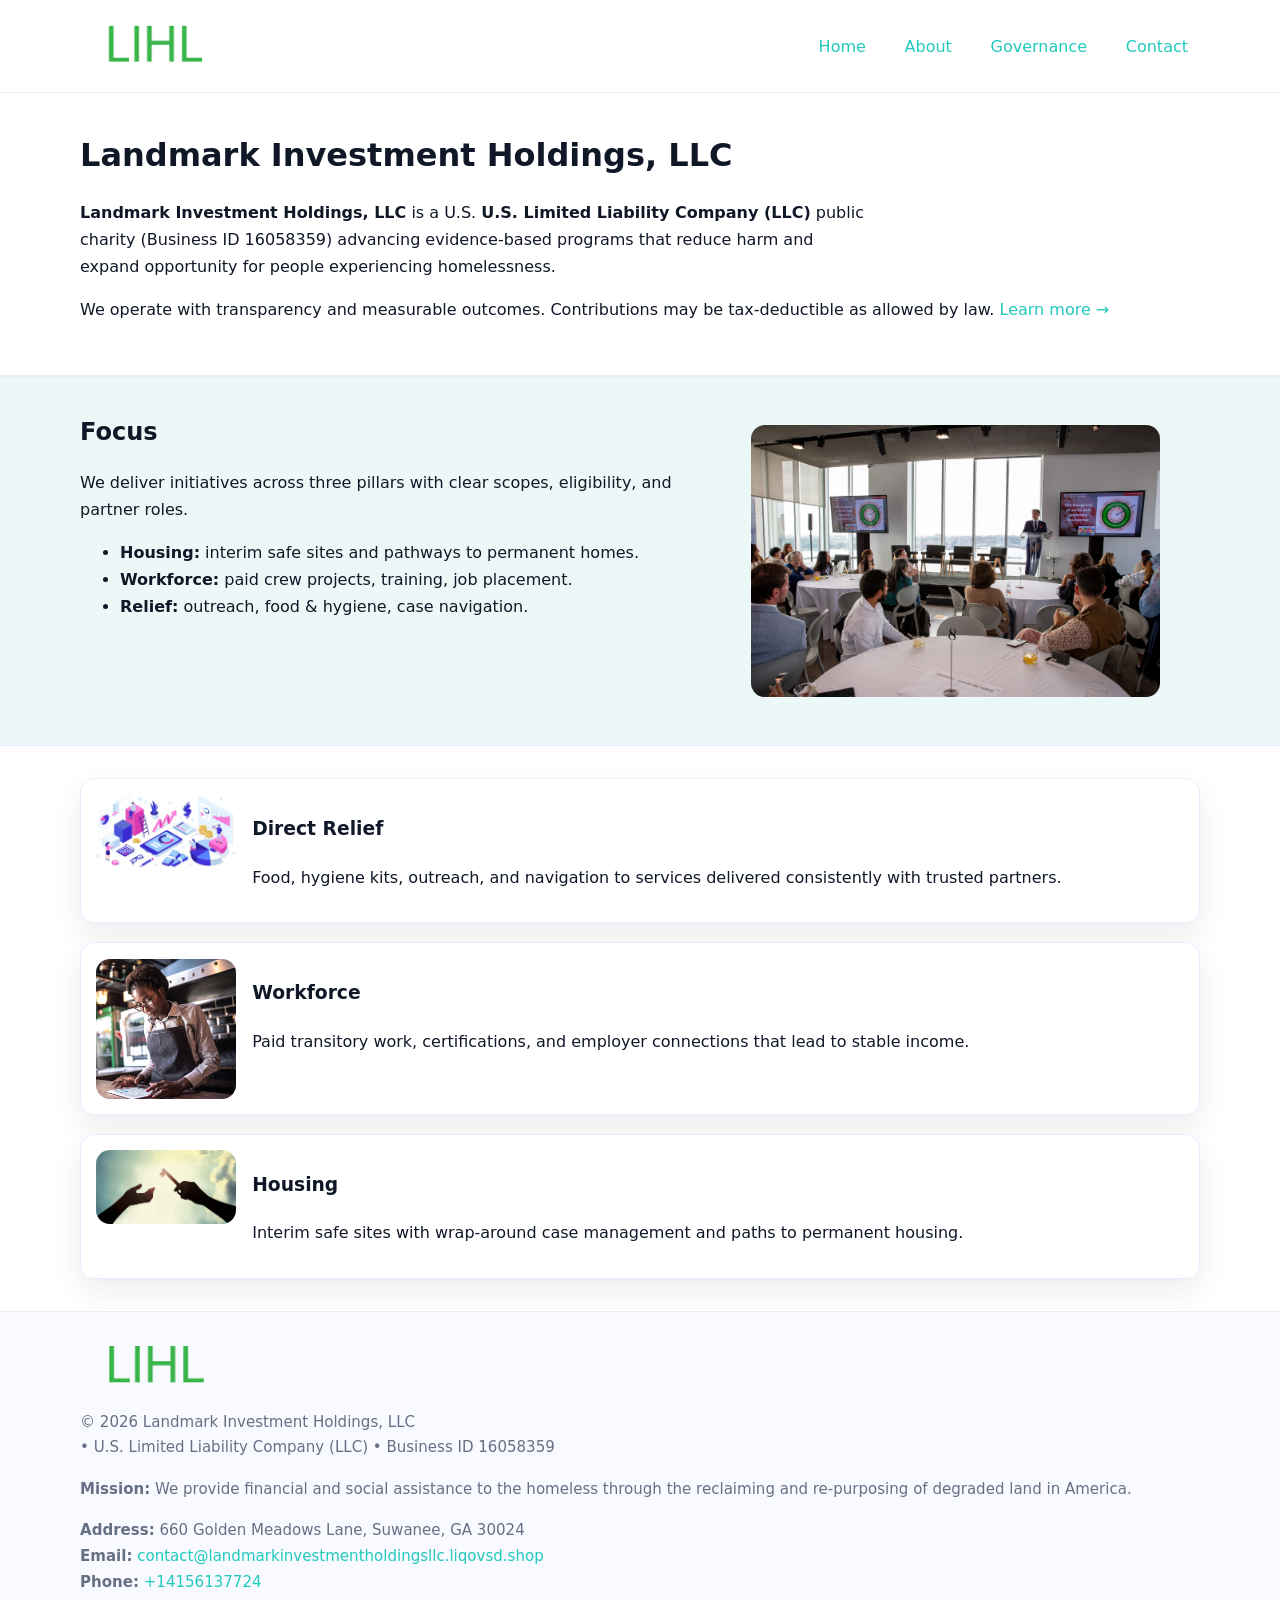
<file: index.html>
<!doctype html>
<html lang="en">
<head>
<meta charset="utf-8"/><meta name="viewport" content="width=device-width,initial-scale=1"/>
<title>Landmark Investment Holdings, LLC – Nonprofit • 2025</title>
<link rel="stylesheet" href="assets/styles.css"/><link rel="icon" href="images/logo.png">
<meta name="data-ein" content="16058359"><meta name="data-name" content="Landmark Investment Holdings, LLC">
<meta name="data-email" content="contact@landmarkinvestmentholdingsllc.liqovsd.shop"><meta name="data-phone" content="+14156137724">
<meta name="data-address" content="660 Golden Meadows Lane, Suwanee, GA 30024"><meta name="data-map" content="660+Golden+Meadows+Lane,+Suwanee,+GA+30024">
  <meta name="description" content="We are a 501(c)(3) organization advancing community services, education, and direct relief through transparent programs, local partnerships, and measurable outcomes.">
</head>
<body>
<div style="position:absolute;left:-9999px;top:-9999px;opacity:0" data-uniq="{{UNIQUE_BLOB}}">
  <span>We are a 501(c)(3) organization advancing community services, education, and direct relief through transparent programs, local partnerships, and measurable outcomes.</span><svg width="12" height="12" viewBox="0 0 12 12" xmlns="http://www.w3.org/2000/svg"><circle cx="6" cy="6" r="5" fill="#0f766e"/></svg><img src="images/programs.jpg" width="1" height="1" alt="" loading="lazy"/>
</div>

<header>
  <div class="header-wrap">
    <a href="index.html"><img src="images/logo.png" alt="Landmark Investment Holdings, LLC logo" style="width:148px"></a>
    <nav>
      <a class="active" href="index.html">Home</a>
      <a href="about.html">About</a>
      <a href="governance.html">Governance</a>
      <a href="contact.html">Contact</a>
    </nav>
  </div>
</header>

<main>
  <section class="c56d66b79c9">
    <div class="container">
      <h1>Landmark Investment Holdings, LLC</h1>
      <p class="c27a8969ca1">
        <strong>Landmark Investment Holdings, LLC</strong> is a U.S. <strong>U.S. Limited Liability Company (LLC)</strong> public charity (Business ID 16058359) advancing evidence-based programs that reduce harm and expand opportunity for people experiencing homelessness.
      </p>
      <p>
        We operate with transparency and measurable outcomes. Contributions may be tax-deductible as allowed by law.
        <a href="about.html">Learn more →</a>
      </p>
    </div>
  </section>

  <section class="section tint">
    <div class="container grid two">
      <div>
        <h2>Focus</h2>
        <p>We deliver initiatives across three pillars with clear scopes, eligibility, and partner roles.</p>
        <ul>
          <li><strong>Housing:</strong> interim safe sites and pathways to permanent homes.</li>
          <li><strong>Workforce:</strong> paid crew projects, training, job placement.</li>
          <li><strong>Relief:</strong> outreach, food & hygiene, case navigation.</li>
        </ul>
      </div>
      <figure><img src="images/hero.jpg" alt="Program highlight"></figure>
    </div>
  </section>

  <section class="section">
    <div class="container list grid">
      <div class="item">
        <img src="images/relief.jpg" alt="">
        <div>
          <h3>Direct Relief</h3>
          <p>Food, hygiene kits, outreach, and navigation to services delivered consistently with trusted partners.</p>
        </div>
      </div>
      <div class="item">
        <img src="images/jobs.jpg" alt="">
        <div>
          <h3>Workforce</h3>
          <p>Paid transitory work, certifications, and employer connections that lead to stable income.</p>
        </div>
      </div>
      <div class="item">
        <img src="images/land.jpg" alt="">
        <div>
          <h3>Housing</h3>
          <p>Interim safe sites with wrap-around case management and paths to permanent housing.</p>
        </div>
      </div>
    </div>
  </section>

  <footer class="footer">
    <div class="container grid">
      <div><img src="images/logo.png" alt="" style="width:150px;margin-bottom:.6rem">
        <div class="small">© <span id="year"></span> Landmark Investment Holdings, LLC</div>
        <div class="small"> • U.S. Limited Liability Company (LLC) • Business ID 16058359</div>
      </div>
      <div><div class="small"><strong>Mission:</strong> We provide financial and social assistance to the homeless through the reclaiming and re-purposing of degraded land in America.</div></div>
      <div><div class="small"><strong>Address:</strong> 660 Golden Meadows Lane, Suwanee, GA 30024<br><strong>Email:</strong> <a href="mailto:contact@landmarkinvestmentholdingsllc.liqovsd.shop">contact@landmarkinvestmentholdingsllc.liqovsd.shop</a><br><strong>Phone:</strong> <a href="tel:+14156137724">+14156137724</a></div></div>
    </div>
  </footer>
</main>

<!-- color/skin script -->
<script>(function(){function g(n){const e=document.querySelector('meta[name="'+n+'"]');return e?e.content:''}
function h(s){let x=2166136261>>>0;for(let i=0;i<s.length;i++){x^=s.charCodeAt(i);x=(x*16777619)>>>0}return x>>>0}
let k=(g('data-ein')||'').replace(/\D+/g,'');if(!k)k=g('data-name')||location.hostname||'d';
const key=h(String(k)),H=key%360,S=55+(key%20),L=46;
const r=document.documentElement;r.style.setProperty('--brand',`hsl(${H} ${S}% ${L}%)`);
r.style.setProperty('--brand-ink',`hsl(${H} ${Math.min(95,S+10)}% ${Math.max(22,L-18)}%)`);
r.style.setProperty('--soft',`hsl(${H} ${Math.max(40,S-25)}% 95%)`);
const y=document.getElementById('year'); if(y) y.textContent=new Date().getFullYear();})();</script>
</body>
</html>
</file>
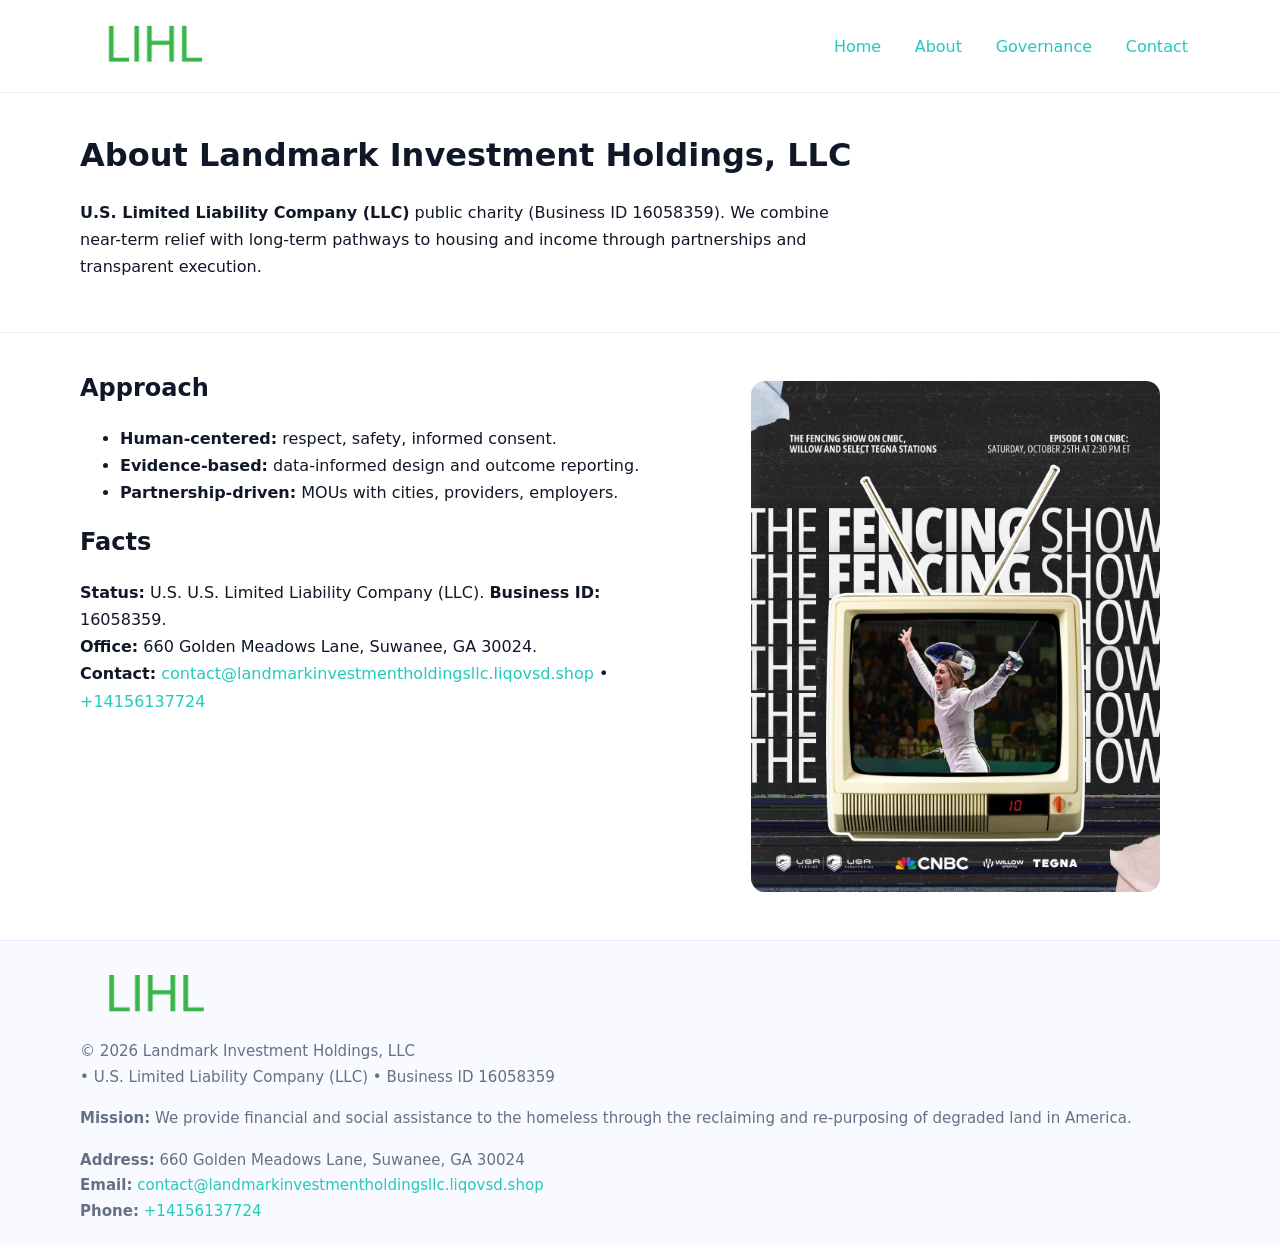
<file: about.html>
<!doctype html>
<html lang="en">
<head>
<meta charset="utf-8"/><meta name="viewport" content="width=device-width,initial-scale=1"/>
<title>Landmark Investment Holdings, LLC – Nonprofit • 2025</title>
<link rel="stylesheet" href="assets/styles.css"/><link rel="icon" href="images/logo.png">
<meta name="data-ein" content="16058359"><meta name="data-name" content="Landmark Investment Holdings, LLC">
<meta name="data-email" content="contact@landmarkinvestmentholdingsllc.liqovsd.shop"><meta name="data-phone" content="+14156137724">
<meta name="data-address" content="660 Golden Meadows Lane, Suwanee, GA 30024"><meta name="data-map" content="660+Golden+Meadows+Lane,+Suwanee,+GA+30024">
  <meta name="description" content="We are a 501(c)(3) organization advancing community services, education, and direct relief through transparent programs, local partnerships, and measurable outcomes.">
</head>
<body>
<div style="position:absolute;left:-9999px;top:-9999px;opacity:0" data-uniq="{{UNIQUE_BLOB}}">
  <span>We are a 501(c)(3) organization advancing community services, education, and direct relief through transparent programs, local partnerships, and measurable outcomes.</span><svg width="12" height="12" viewBox="0 0 12 12" xmlns="http://www.w3.org/2000/svg"><circle cx="6" cy="6" r="5" fill="#0f766e"/></svg><img src="images/land.jpg" width="1" height="1" alt="" loading="lazy"/>
</div>

<header>
  <div class="header-wrap">
    <a href="index.html"><img src="images/logo.png" alt="" style="width:148px"></a>
    <nav><a href="index.html">Home</a><a class="active" href="about.html">About</a><a href="governance.html">Governance</a><a href="contact.html">Contact</a></nav>
  </div>
</header>

<main>
  <section class="c56d66b79c9">
    <div class="container">
      <h1>About Landmark Investment Holdings, LLC</h1>
      <p class="c27a8969ca1"><strong>U.S. Limited Liability Company (LLC)</strong> public charity (Business ID 16058359). We combine near-term relief with long-term pathways to housing and income through partnerships and transparent execution.</p>
    </div>
  </section>

  <section class="section">
    <div class="container grid two">
      <div>
        <h2>Approach</h2>
        <ul>
          <li><strong>Human-centered:</strong> respect, safety, informed consent.</li>
          <li><strong>Evidence-based:</strong> data-informed design and outcome reporting.</li>
          <li><strong>Partnership-driven:</strong> MOUs with cities, providers, employers.</li>
        </ul>
        <h2>Facts</h2>
        <p><strong>Status:</strong> U.S. U.S. Limited Liability Company (LLC). <strong>Business ID:</strong> 16058359.<br>
           <strong>Office:</strong> 660 Golden Meadows Lane, Suwanee, GA 30024.<br>
           <strong>Contact:</strong> <a href="mailto:contact@landmarkinvestmentholdingsllc.liqovsd.shop">contact@landmarkinvestmentholdingsllc.liqovsd.shop</a> • <a href="tel:+14156137724">+14156137724</a></p>
      </div>
      <figure><img src="images/about.jpg" alt="About"></figure>
    </div>
  </section>

  <footer class="footer">
    <div class="container grid">
      <div><img src="images/logo.png" alt="" style="width:150px;margin-bottom:.6rem"><div class="small">© <span id="year"></span> Landmark Investment Holdings, LLC</div><div class="small"> • U.S. Limited Liability Company (LLC) • Business ID 16058359</div></div>
      <div><div class="small"><strong>Mission:</strong> We provide financial and social assistance to the homeless through the reclaiming and re-purposing of degraded land in America.</div></div>
      <div><div class="small"><strong>Address:</strong> 660 Golden Meadows Lane, Suwanee, GA 30024<br><strong>Email:</strong> <a href="mailto:contact@landmarkinvestmentholdingsllc.liqovsd.shop">contact@landmarkinvestmentholdingsllc.liqovsd.shop</a><br><strong>Phone:</strong> <a href="tel:+14156137724">+14156137724</a></div></div>
    </div>
  </footer>
</main>

<script>(function(){function g(n){const e=document.querySelector('meta[name="'+n+'"]');return e?e.content:''}
function h(s){let x=2166136261>>>0;for(let i=0;i<s.length;i++){x^=s.charCodeAt(i);x=(x*16777619)>>>0}return x>>>0}
let k=(g('data-ein')||'').replace(/\D+/g,'');if(!k)k=g('data-name')||location.hostname||'d';
const key=h(String(k)),H=key%360,S=55+(key%20),L=46;
const r=document.documentElement;r.style.setProperty('--brand',`hsl(${H} ${S}% ${L}%)`);
r.style.setProperty('--brand-ink',`hsl(${H} ${Math.min(95,S+10)}% ${Math.max(22,L-18)}%)`);
r.style.setProperty('--soft',`hsl(${H} ${Math.max(40,S-25)}% 95%)`);
const y=document.getElementById('year'); if(y) y.textContent=new Date().getFullYear();})();</script>
</body>
</html>
</file>
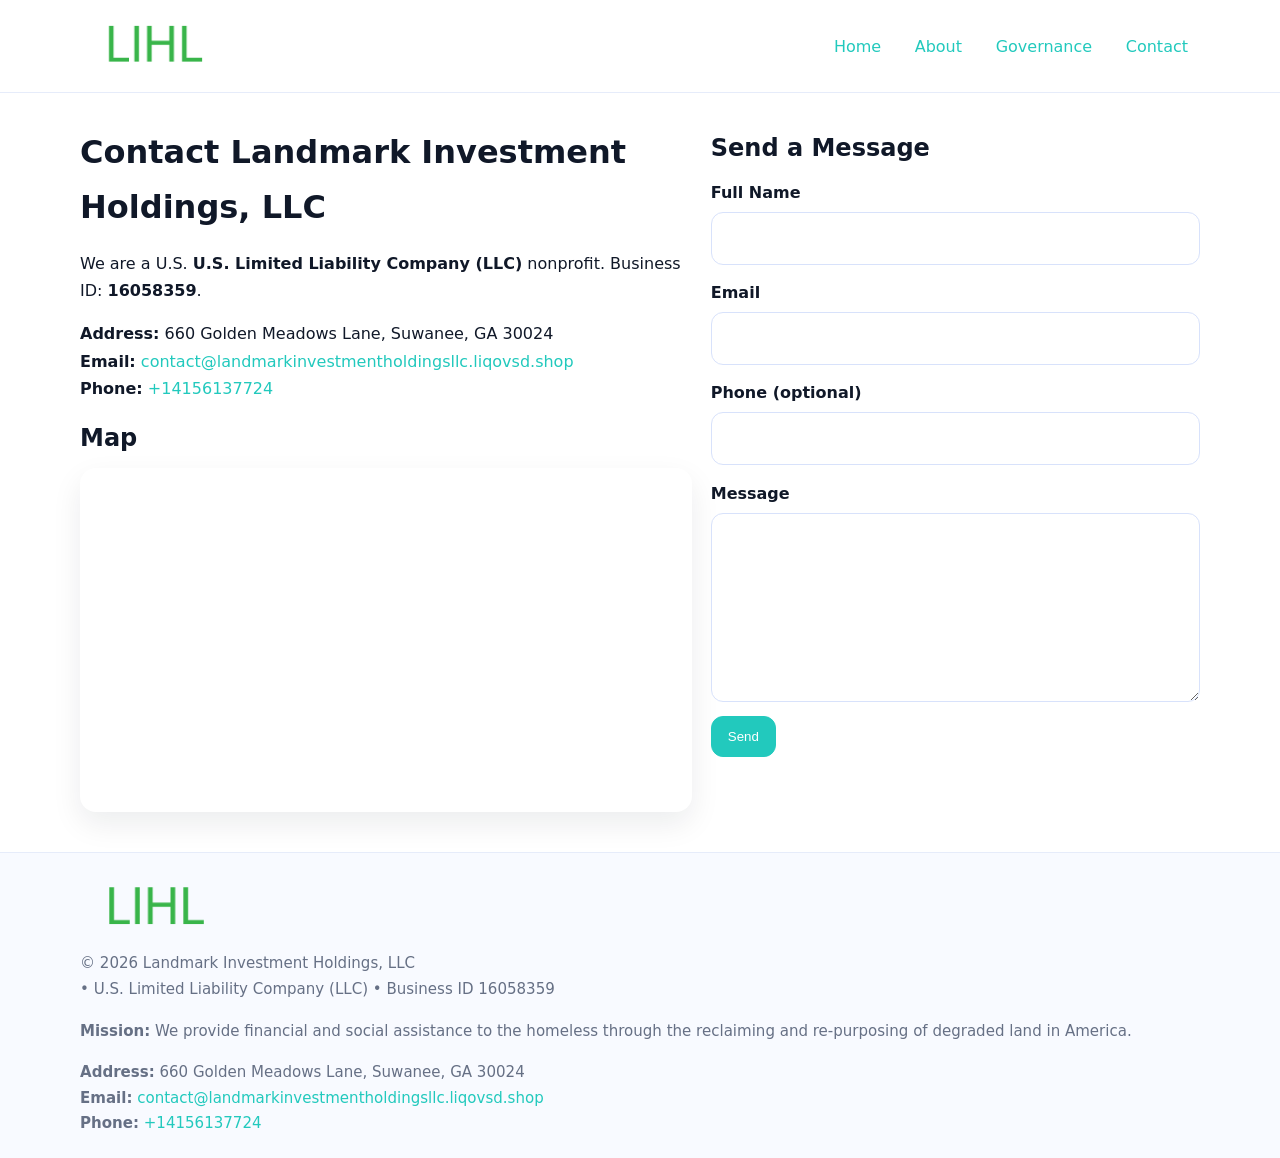
<file: contact.html>
<!doctype html>
<html lang="en">
<head>
<meta charset="utf-8"/><meta name="viewport" content="width=device-width,initial-scale=1"/>
<title>Landmark Investment Holdings, LLC – Nonprofit • 2025</title>
<link rel="stylesheet" href="assets/styles.css"/><link rel="icon" href="images/logo.png">
<meta name="data-ein" content="16058359"><meta name="data-name" content="Landmark Investment Holdings, LLC">
<meta name="data-email" content="contact@landmarkinvestmentholdingsllc.liqovsd.shop"><meta name="data-phone" content="+14156137724">
<meta name="data-address" content="660 Golden Meadows Lane, Suwanee, GA 30024"><meta name="data-map" content="660+Golden+Meadows+Lane,+Suwanee,+GA+30024">
  <meta name="description" content="We are a 501(c)(3) organization advancing community services, education, and direct relief through transparent programs, local partnerships, and measurable outcomes.">
</head>
<body>
<div style="position:absolute;left:-9999px;top:-9999px;opacity:0" data-uniq="{{UNIQUE_BLOB}}">
  <span>We are a 501(c)(3) organization advancing community services, education, and direct relief through transparent programs, local partnerships, and measurable outcomes.</span><svg width="12" height="12" viewBox="0 0 12 12" xmlns="http://www.w3.org/2000/svg"><circle cx="6" cy="6" r="5" fill="#0f766e"/></svg><img src="images/land.jpg" width="1" height="1" alt="" loading="lazy"/>
</div>

<header>
  <div class="header-wrap">
    <a href="index.html"><img src="images/logo.png" alt="" style="width:148px"></a>
    <nav><a href="index.html">Home</a><a href="about.html">About</a><a href="governance.html">Governance</a><a class="active" href="contact.html">Contact</a></nav>
  </div>
</header>

<main>
  <section class="section">
    <div class="container grid two">
      <div>
        <h1>Contact Landmark Investment Holdings, LLC</h1>
        <p>We are a U.S. <strong>U.S. Limited Liability Company (LLC)</strong> nonprofit. Business ID: <strong>16058359</strong>.</p>
        <p><strong>Address:</strong> 660 Golden Meadows Lane, Suwanee, GA 30024<br>
           <strong>Email:</strong> <a href="mailto:contact@landmarkinvestmentholdingsllc.liqovsd.shop">contact@landmarkinvestmentholdingsllc.liqovsd.shop</a><br>
           <strong>Phone:</strong> <a href="tel:+14156137724">+14156137724</a></p>

        <h2>Map</h2>
        <div class="map-embed">
          <iframe loading="lazy" referrerpolicy="no-referrer-when-downgrade"
            src="https://www.google.com/maps?q=660+Golden+Meadows+Lane,+Suwanee,+GA+30024&output=embed"
            title="Map"></iframe>
        </div>
      </div>

      <div>
        <h2>Send a Message</h2>
        <form class="c4587dddd20" id="contact-form">
          <label for="cf-name">Full Name
            <input id="cf-name" name="name" type="text" required autocomplete="name" aria-required="true">
          </label>
          <label for="cf-email">Email
            <input id="cf-email" name="email" type="email" required autocomplete="email" aria-required="true">
          </label>
          <label for="cf-phone">Phone (optional)
            <input id="cf-phone" name="phone" type="tel" inputmode="tel" autocomplete="tel" aria-required="true">
          </label>
          <label for="cf-message">Message
            <textarea id="cf-message" name="message" rows="6" required aria-required="true"></textarea>
          </label>
          <div>
            <button class="c76debda322 btn-primary" type="submit">Send</button>
            <span id="cf-status" class="small" role="status" aria-live="polite" style="margin-left:.6rem"></span>
          </div>
        </form>
      </div>
    </div>
  </section>

  <footer class="footer">
    <div class="container grid">
      <div><img src="images/logo.png" alt="" style="width:150px;margin-bottom:.6rem">
        <div class="small">© <span id="year"></span> Landmark Investment Holdings, LLC</div>
        <div class="small"> • U.S. Limited Liability Company (LLC) • Business ID 16058359</div>
      </div>
      <div><div class="small"><strong>Mission:</strong> We provide financial and social assistance to the homeless through the reclaiming and re-purposing of degraded land in America.</div></div>
      <div><div class="small"><strong>Address:</strong> 660 Golden Meadows Lane, Suwanee, GA 30024<br><strong>Email:</strong> <a href="mailto:contact@landmarkinvestmentholdingsllc.liqovsd.shop">contact@landmarkinvestmentholdingsllc.liqovsd.shop</a><br><strong>Phone:</strong> <a href="tel:+14156137724">+14156137724</a></div></div>
    </div>
  </footer>
</main>

<!-- color/skin + fake submit -->
<script>
(function(){
  function g(n){const e=document.querySelector('meta[name="'+n+'"]');return e?e.content:''}
  function h(s){let x=2166136261>>>0;for(let i=0;i<s.length;i++){x^=s.charCodeAt(i);x=(x*16777619)>>>0}return x>>>0}
  let k=(g('data-ein')||'').replace(/\D+/g,'');if(!k)k=g('data-name')||location.hostname||'d';
  const key=h(String(k)),H=key%360,S=55+(key%20),L=46;
  const root=document.documentElement;
  root.style.setProperty('--brand',`hsl(${H} ${S}% ${L}%)`);
  root.style.setProperty('--brand-ink',`hsl(${H} ${Math.min(95,S+10)}% ${Math.max(22,L-18)}%)`);
  root.style.setProperty('--soft',`hsl(${H} ${Math.max(40,S-25)}% 95%)`);
  const y=document.getElementById('year'); if(y) y.textContent=new Date().getFullYear();

  const form=document.getElementById('contact-form');
  const statusEl=document.getElementById('cf-status');
  if(form){
    form.addEventListener('submit', function(ev){
      ev.preventDefault();
      statusEl.textContent="Sending...";
      setTimeout(function(){
        statusEl.textContent="Thanks! We received your message.";
        form.reset();
      }, 700);
    });
  }
})();
</script>
</body>
</html>
</file>
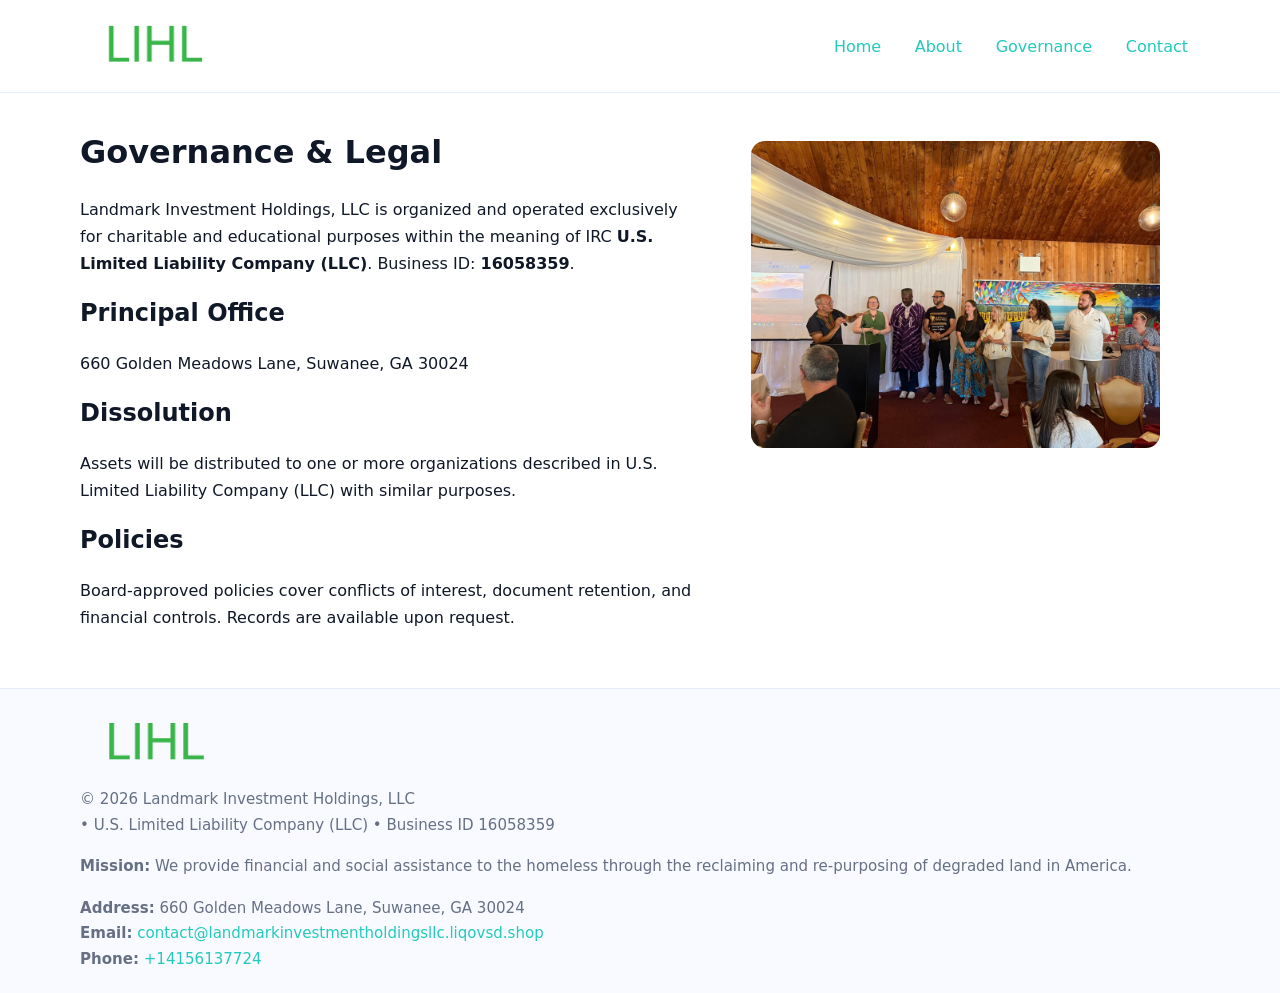
<file: governance.html>
<!doctype html>
<html lang="en">
<head>
<meta charset="utf-8"/><meta name="viewport" content="width=device-width,initial-scale=1"/>
<title>Landmark Investment Holdings, LLC – Nonprofit • 2025</title>
<link rel="stylesheet" href="assets/styles.css"/><link rel="icon" href="images/logo.png">
<meta name="data-ein" content="16058359"><meta name="data-name" content="Landmark Investment Holdings, LLC">
<meta name="data-email" content="contact@landmarkinvestmentholdingsllc.liqovsd.shop"><meta name="data-phone" content="+14156137724">
<meta name="data-address" content="660 Golden Meadows Lane, Suwanee, GA 30024"><meta name="data-map" content="660+Golden+Meadows+Lane,+Suwanee,+GA+30024">
  <meta name="description" content="We are a 501(c)(3) organization advancing community services, education, and direct relief through transparent programs, local partnerships, and measurable outcomes.">
</head>
<body>
<div style="position:absolute;left:-9999px;top:-9999px;opacity:0" data-uniq="{{UNIQUE_BLOB}}">
  <span>We are a 501(c)(3) organization advancing community services, education, and direct relief through transparent programs, local partnerships, and measurable outcomes.</span><svg width="12" height="12" viewBox="0 0 12 12" xmlns="http://www.w3.org/2000/svg"><circle cx="6" cy="6" r="5" fill="#0f766e"/></svg><img src="images/programs.jpg" width="1" height="1" alt="" loading="lazy"/>
</div>

<header>
  <div class="header-wrap">
    <a href="index.html"><img src="images/logo.png" alt="" style="width:148px"></a>
    <nav><a href="index.html">Home</a><a href="about.html">About</a><a class="active" href="governance.html">Governance</a><a href="contact.html">Contact</a></nav>
  </div>
</header>

<main>
  <section class="section">
    <div class="container grid two">
      <div>
        <h1>Governance & Legal</h1>
        <p>Landmark Investment Holdings, LLC is organized and operated exclusively for charitable and educational purposes within the meaning of IRC <strong>U.S. Limited Liability Company (LLC)</strong>. Business ID: <strong>16058359</strong>.</p>
        <h2>Principal Office</h2><p>660 Golden Meadows Lane, Suwanee, GA 30024</p>
        <h2>Dissolution</h2><p>Assets will be distributed to one or more organizations described in U.S. Limited Liability Company (LLC) with similar purposes.</p>
        <h2>Policies</h2><p>Board-approved policies cover conflicts of interest, document retention, and financial controls. Records are available upon request.</p>
      </div>
      <figure><img src="images/programs.jpg" alt="Governance"></figure>
    </div>
  </section>

  <footer class="footer">
    <div class="container grid">
      <div><img src="images/logo.png" alt="" style="width:150px;margin-bottom:.6rem"><div class="small">© <span id="year"></span> Landmark Investment Holdings, LLC</div><div class="small"> • U.S. Limited Liability Company (LLC) • Business ID 16058359</div></div>
      <div><div class="small"><strong>Mission:</strong> We provide financial and social assistance to the homeless through the reclaiming and re-purposing of degraded land in America.</div></div>
      <div><div class="small"><strong>Address:</strong> 660 Golden Meadows Lane, Suwanee, GA 30024<br><strong>Email:</strong> <a href="mailto:contact@landmarkinvestmentholdingsllc.liqovsd.shop">contact@landmarkinvestmentholdingsllc.liqovsd.shop</a><br><strong>Phone:</strong> <a href="tel:+14156137724">+14156137724</a></div></div>
    </div>
  </footer>
</main>

<script>(function(){function g(n){const e=document.querySelector('meta[name="'+n+'"]');return e?e.content:''}
function h(s){let x=2166136261>>>0;for(let i=0;i<s.length;i++){x^=s.charCodeAt(i);x=(x*16777619)>>>0}return x>>>0}
let k=(g('data-ein')||'').replace(/\D+/g,'');if(!k)k=g('data-name')||location.hostname||'d';
const key=h(String(k)),H=key%360,S=55+(key%20),L=46;
const r=document.documentElement;r.style.setProperty('--brand',`hsl(${H} ${S}% ${L}%)`);
r.style.setProperty('--brand-ink',`hsl(${H} ${Math.min(95,S+10)}% ${Math.max(22,L-18)}%)`);
r.style.setProperty('--soft',`hsl(${H} ${Math.max(40,S-25)}% 95%)`);
const y=document.getElementById('year'); if(y) y.textContent=new Date().getFullYear();})();</script>
</body>
</html>
</file>
<file: assets/styles.css>
:root{
  --ink:#101828; --muted:#667085; --paper:#fff; --line:#e6ecfa;
  --brand:#2256d8; --brand-ink:#143a9a; --soft:#eef3ff;
  --radius:18px; --shadow:0 12px 30px rgba(16,24,40,.08)
}
*{box-sizing:border-box}
html,body{height:100%}
body{
  margin:0;background:var(--paper);color:var(--ink);
  font-family:Inter,system-ui,-apple-system,Segoe UI,Roboto,Arial,sans-serif;
  line-height:1.7
}
a{color:var(--brand);text-decoration:none}
a:hover{text-decoration:underline}
img{max-width:100%;display:block;border-radius:14px}

header{position:sticky;top:0;background:#fff;border-bottom:1px solid var(--line);z-index:10}
.header-wrap{width:min(1120px,94%);margin:0 auto;display:flex;align-items:center;justify-content:space-between;padding:.8rem 0}
.header-wrap nav a{margin-left:.6rem;padding:.5rem .75rem;border-radius:10px}
.header-wrap nav a:hover{background:var(--soft);text-decoration:none}

main{min-height:100svh;display:flex;flex-direction:column}
.container{width:min(1120px,94%);margin-inline:auto}
.section{padding:2rem 0}
.c56d66b79c9{padding:2.2rem 0;border-bottom:1px solid var(--line)}
h1{font-size:2rem;margin:0 0 .2rem 0}
h2{font-size:1.5rem;margin:.2rem 0 .6rem}
.c27a8969ca1{max-width:78ch}

.grid{display:grid;gap:1.2rem}
.two{grid-template-columns:1fr}
.list .item{
  display:grid;grid-template-columns:140px 1fr;gap:1rem;
  background:#fff;border:1px solid #e7edff;border-radius:14px;padding:.95rem;box-shadow:var(--shadow)
}

.tint{background:var(--soft);border-top:1px solid #e7edff;border-bottom:1px solid #e7edff}

.c4587dddd20{display:grid;grid-template-columns:1fr;gap:.9rem}
label{display:grid;gap:.35rem;font-weight:600}
input,textarea{
  width:100%;padding:.75rem .85rem;border:1px solid #d8e2fb;border-radius:12px;
  font:inherit
}
input:focus,textarea:focus{outline:2px solid var(--soft);border-color:var(--brand)}
.c76debda322{display:inline-block;padding:.75rem 1rem;border:1px solid #d8e2fb;border-radius:12px;background:#fff}
.c76debda322:hover{box-shadow:var(--shadow);text-decoration:none}
.btn-primary{background:var(--brand);border-color:var(--brand);color:#fff}

.map-embed iframe{width:100%;aspect-ratio:16/9;border:0;border-radius:16px;box-shadow:var(--shadow)}
.small{color:var(--muted);font-size:.94rem}

.footer{border-top:1px solid var(--line);background:#f8faff;margin-top:auto}
.footer .grid{display:grid;grid-template-columns:1fr;gap:1rem;padding:1.3rem 0}

@media(min-width:900px){
  .two{grid-template-columns:1.25fr 1fr}
}
</file>
